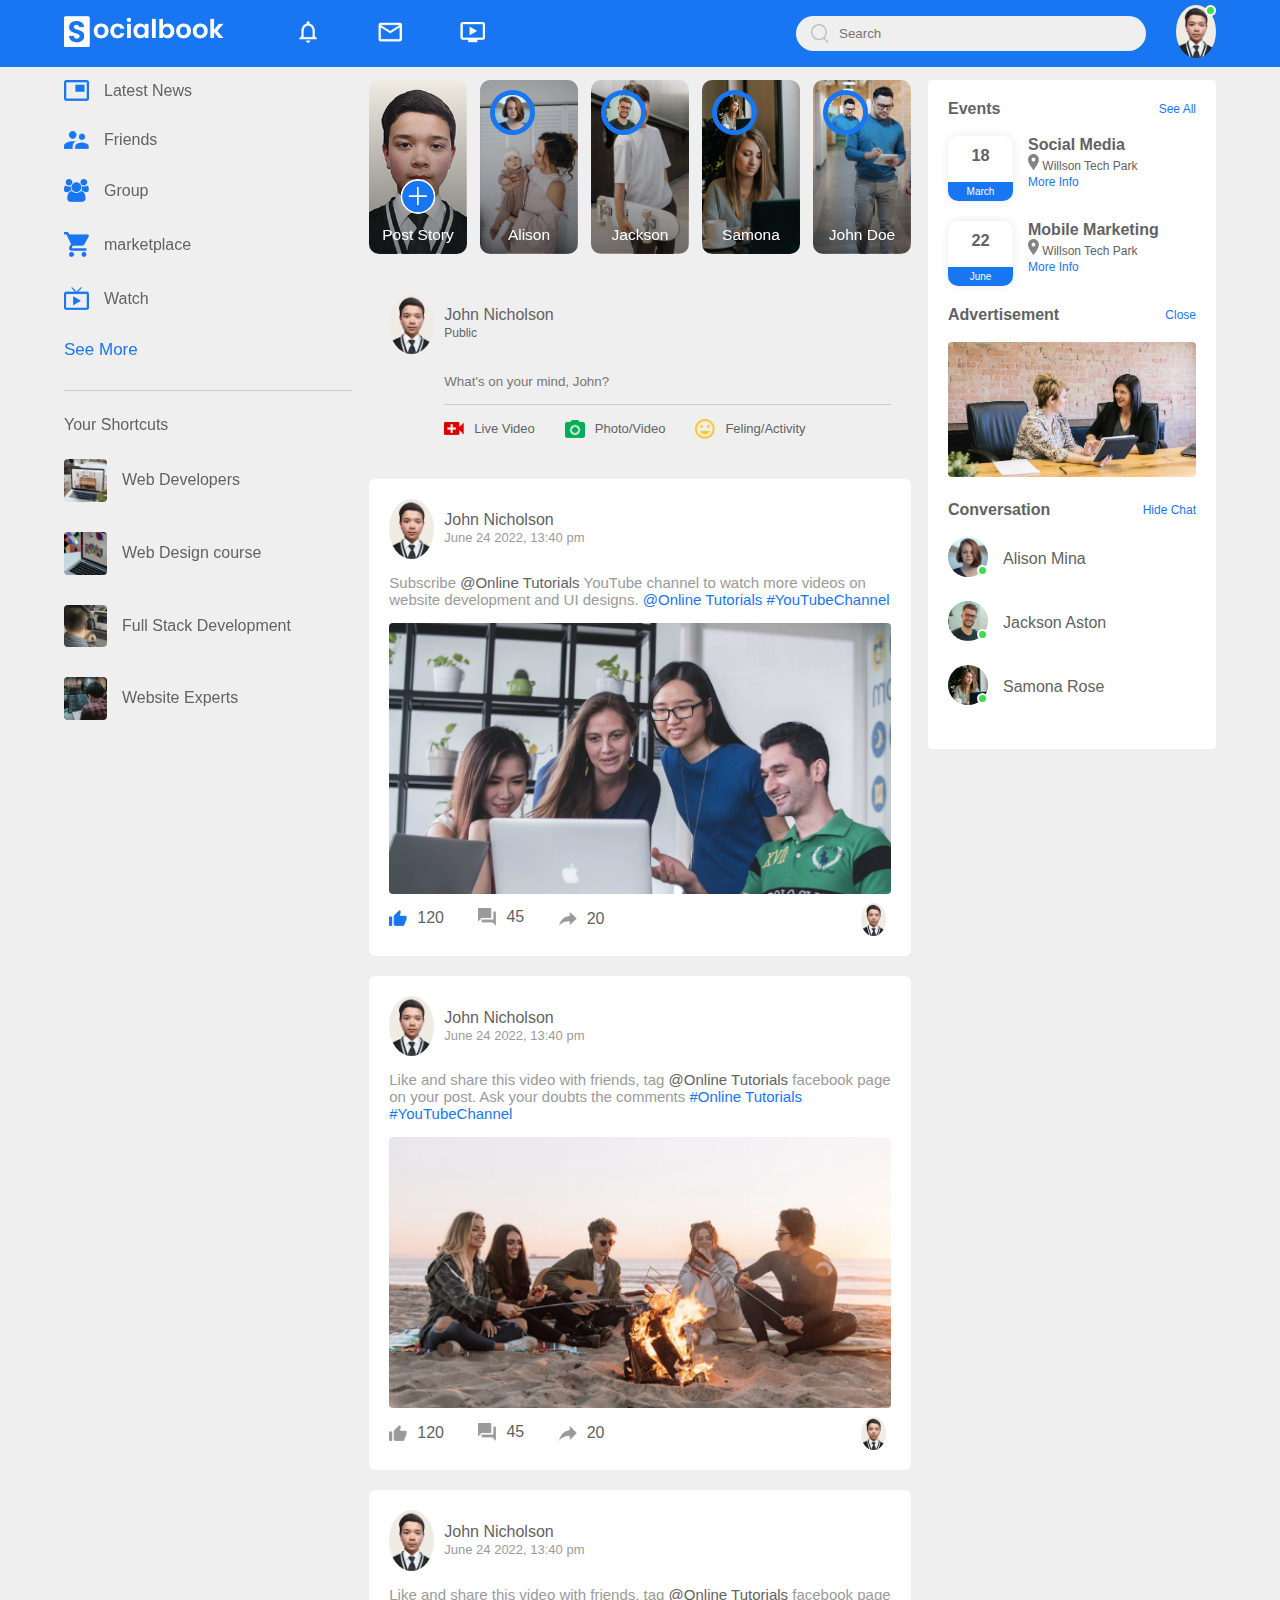
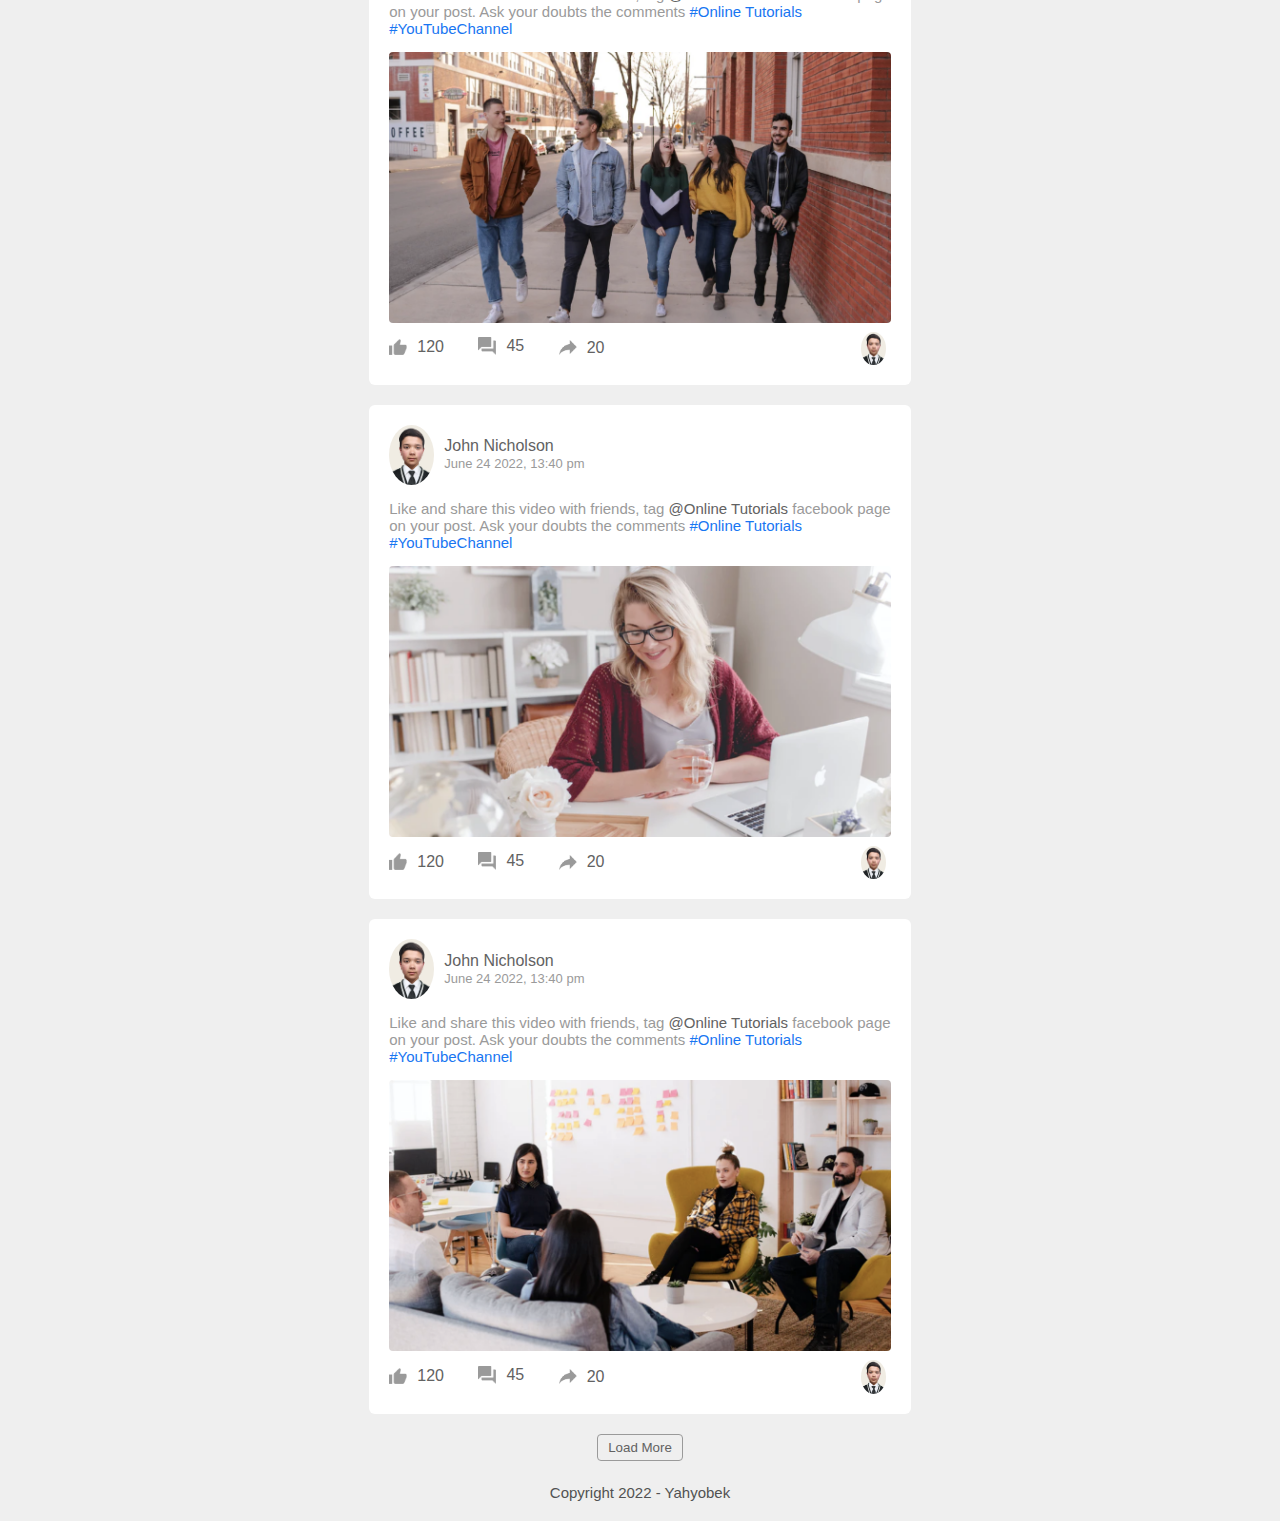
<file: index.html>
<!DOCTYPE html>
<html lang="en">
<head>
    <meta charset="UTF-8">
    <meta http-equiv="X-UA-Compatible" content="IE=edge">
    <meta name="viewport" content="width=device-width, initial-scale=1.0">
    <title>SocialBook</title>
    <link rel="stylesheet" href="css/style.css">
</head>
<body>
    <nav>
        <div class="nav-left">
            <a href="index.html">
            <img src="images/logo2.png" class="logo">
            </a>

            <ul>
                <li><img src="images/notification.png"></li>
                <li><img src="images/inbox.png"></li>
                <li><img src="images/video.png"></li>
            </ul>
            
        </div>
            <div class="nav-right">

                <div class="search-box">
                <img src="images/search.png">
                <input type="text" placeholder="Search">
            </div>
                <div class="nav-user-icon online" onclick="settingsMenuToggle()">
                    <img src="images/profile-pic.png">
                </div>

            </div>
            <!--------------- settings-menu------------- -->
                <div class="settings-menu">

                    <div id="dark-btn">
                        <span></span>
                    </div>

                    <div class="settings-menu-inner">
                        <div class="user-profile">
                            <img src="images/profile-pic.png">
                            <div>
                                <p>John Nicholson</p>
                               <a href="profile.html">See your profile</a>
                            </div>
                        </div>
                        <hr>
                        <div class="user-profile">
                            <img src="images/feedback.png">
                            <div>
                                <p>Give Feedback</p>
                               <a href="#">Help us to improve the new design</a>
                            </div>
                        </div>
                        <hr>
                        <div class="settings-links">
                            <img src="images/setting.png" class="settings-icon">
                            <a href="#">Settings & Privacy <img src="images/right.png" width="10px"></a>
                        </div>

                        <div class="settings-links">
                            <img src="images/help.png" class="settings-icon">
                            <a href="#">Help & Support <img src="images/right.png" width="10px"></a>
                        </div>

                        <div class="settings-links">
                            <img src="images/display.png" class="settings-icon">
                            <a href="#">Display & Accessibility <img src="images/right.png" width="10px"></a>
                        </div>

                        <div class="settings-links">
                            <img src="images/logout.png" class="settings-icon">
                            <a href="#">Logout <img src="images/right.png" width="10px"></a>
                        </div>



                    </div>
                    
                </div>
                        
        </nav>

        <div class="container">
           <!--------------- left-sidebar------------- -->
            <div class="left-sidebar">
                <div class="imp-links">
                    <a href="#"><img src="images/news.png"> Latest News</a>
                    <a href="#"><img src="images/friends.png"> Friends</a>
                    <a href="#"><img src="images/group.png"> Group</a>
                    <a href="#"><img src="images/marketplace.png"> marketplace</a>
                    <a href="#"><img src="images/watch.png"> Watch</a>
                    <a href="#">See More</a>
                </div>
                <div class="shortcut-links">
                    <p>Your Shortcuts</p>
                    <a href="#"><img src="images/shortcut-1.png"> Web Developers</a>
                    <a href="#"><img src="images/shortcut-2.png"> Web Design course</a>
                    <a href="#"><img src="images/shortcut-3.png"> Full Stack Development</a>
                    <a href="#"><img src="images/shortcut-4.png"> Website Experts</a>
                </div>
            </div>
            <!--------------- main-content------------- -->
            <div class="main-content">

                <div class="story-gallery">
                    <div class="story story1">
                        <img src="images/upload.png">
                        <p>Post Story</p>
                    </div>
                    <div class="story story2">
                        <img src="images/member-1.png">
                        <p>Alison</p>
                    </div>
                    <div class="story story3">
                        <img src="images/member-2.png">
                        <p>Jackson</p>
                    </div>
                    <div class="story story4">
                        <img src="images/member-3.png">
                        <p>Samona</p>
                    </div>
                    <div class="story story5">
                        <img src="images/member-4.png">
                        <p>John Doe</p>
                    </div>
                </div>

                <div class="write-post-container">
                    <div class="user-profile">
                        <img src="images/profile-pic.png">
                        <div>
                            <p>John Nicholson</p>
                            <small>Public</small>
                        </div>
                    </div>

                    <div class="post-input-container">
                        <textarea row="3" placeholder="What's on your mind, John?"></textarea>
                        <div class="add-post-links">
                            <a href="#"><img src="images/live-video.png">Live Video</a>
                            <a href="#"><img src="images/photo.png"> Photo/Video</a>
                            <a href="#"><img src="images/feeling.png">Feling/Activity</a>
                        </div>
                    </div>

                </div>

                <div class="post-container">
                    <div class="post-row">
                        <div class="user-profile">
                            <img src="images/profile-pic.png">
                            <div>
                                <p>John Nicholson</p>
                               <span>June 24 2022, 13:40 pm</span>
                            </div>
                        </div>
                    </div>
                
                    <p class="post-text">Subscribe <span>@Online Tutorials</span> YouTube channel
                    to watch more videos on website development and UI designs. <a
                    href="#">@Online Tutorials</a> <a href="#">#YouTubeChannel</a></p>
                    <img src="images/feed-image-1.png" class="post-img">

                    <div class="post-row">
                        <div class="activity-icons">
                            <div><img src="images/like-blue.png"> 120</div>
                            <div><img src="images/comments.png"> 45</div>
                            <div><img src="images/share.png"> 20</div>
                        </div>
                        <div class="post-profile-icon">
                            <img src="images/profile-pic.png">
                        </div>
                    </div>
                </div>





                <div class="post-container">
                    <div class="post-row">
                        <div class="user-profile">
                            <img src="images/profile-pic.png">
                            <div>
                                <p>John Nicholson</p>
                               <span>June 24 2022, 13:40 pm</span>
                            </div>
                        </div>
                    </div>
                
                    <p class="post-text">Like and share this video with friends, tag
                    <span>@Online Tutorials</span> facebook page on your post. Ask your doubts
                    the comments <a href="#">#Online Tutorials</a> <a href="#">#YouTubeChannel</a></p>
                    <img src="images/feed-image-2.png" class="post-img">

                    <div class="post-row">
                        <div class="activity-icons">
                            <div><img src="images/like.png"> 120</div>
                            <div><img src="images/comments.png"> 45</div>
                            <div><img src="images/share.png"> 20</div>
                        </div>
                        <div class="post-profile-icon">
                            <img src="images/profile-pic.png">
                        </div>
                    </div>
                </div>





                <div class="post-container">
                    <div class="post-row">
                        <div class="user-profile">
                            <img src="images/profile-pic.png">
                            <div>
                                <p>John Nicholson</p>
                               <span>June 24 2022, 13:40 pm</span>
                            </div>
                        </div>
                    </div>
                
                    <p class="post-text">Like and share this video with friends, tag
                    <span>@Online Tutorials</span> facebook page on your post. Ask your doubts
                    the comments <a href="#">#Online Tutorials</a> <a href="#">#YouTubeChannel</a></p>
                    <img src="images/feed-image-3.png" class="post-img">

                    <div class="post-row">
                        <div class="activity-icons">
                            <div><img src="images/like.png"> 120</div>
                            <div><img src="images/comments.png"> 45</div>
                            <div><img src="images/share.png"> 20</div>
                        </div>
                        <div class="post-profile-icon">
                            <img src="images/profile-pic.png">
                        </div>
                    </div>
                </div>



                


                <div class="post-container">
                    <div class="post-row">
                        <div class="user-profile">
                            <img src="images/profile-pic.png">
                            <div>
                                <p>John Nicholson</p>
                               <span>June 24 2022, 13:40 pm</span>
                            </div>
                        </div>
                    </div>
                
                    <p class="post-text">Like and share this video with friends, tag
                    <span>@Online Tutorials</span> facebook page on your post. Ask your doubts
                    the comments <a href="#">#Online Tutorials</a> <a href="#">#YouTubeChannel</a></p>
                    <img src="images/feed-image-4.png" class="post-img">

                    <div class="post-row">
                        <div class="activity-icons">
                            <div><img src="images/like.png"> 120</div>
                            <div><img src="images/comments.png"> 45</div>
                            <div><img src="images/share.png"> 20</div>
                        </div>
                        <div class="post-profile-icon">
                            <img src="images/profile-pic.png">
                        </div>
                    </div>
                </div>





                <div class="post-container">
                    <div class="post-row">
                        <div class="user-profile">
                            <img src="images/profile-pic.png">
                            <div>
                                <p>John Nicholson</p>
                               <span>June 24 2022, 13:40 pm</span>
                            </div>
                        </div>
                    </div>
                
                    <p class="post-text">Like and share this video with friends, tag
                    <span>@Online Tutorials</span> facebook page on your post. Ask your doubts
                    the comments <a href="#">#Online Tutorials</a> <a href="#">#YouTubeChannel</a></p>
                    <img src="images/feed-image-5.png" class="post-img">

                    <div class="post-row">
                        <div class="activity-icons">
                            <div><img src="images/like.png"> 120</div>
                            <div><img src="images/comments.png"> 45</div>
                            <div><img src="images/share.png"> 20</div>
                        </div>
                        <div class="post-profile-icon">
                            <img src="images/profile-pic.png">
                        </div>
                    </div>

                </div>

                <button type="button" class="load-more-btn">Load More</button>

            </div>
            <!--------------- right-sidebar------------- -->
            <div class="right-sidebar">

                <div class="sidebar-title">
                    <h4>Events</h4>
                    <a href="#">See All</a>
                </div>

                <div class="event">
                    <div class="left-event">
                        <h3>18</h3>
                        <span>March</span>
                    </div>
                    <div class="right-event">
                        <h4>Social Media</h4>
                        <p> <img src="images/location.png"> Willson Tech Park</p>
                        <a href="#">More Info</a>
                    </div>
                </div>

                <div class="event">
                    <div class="left-event">
                        <h3>22</h3>
                        <span>June</span>
                    </div>
                    <div class="right-event">
                        <h4>Mobile Marketing</h4>
                        <p><img src="images/location.png"> Willson Tech Park</p>
                        <a href="#">More Info</a>
                    </div>
                </div>
                <div class="sidebar-title">
                    <h4>Advertisement</h4>
                    <a href="#">Close</a>
                </div>
                <img src="images/advertisement.png" class="sidebar-ads">

                <div class="sidebar-title">
                    <h4>Conversation</h4>
                    <a href="#">Hide Chat</a>
                </div>

                <div class="online-list">
                    <div class="online">
                        <img src="images/member-1.png">
                    </div>
                    <p>Alison Mina</p>
                </div>
                <div class="online-list">
                    <div class="online">
                        <img src="images/member-2.png">
                    </div>
                    <p>Jackson Aston</p>
                </div>
                <div class="online-list">
                    <div class="online">
                        <img src="images/member-3.png">
                    </div>
                    <p>Samona Rose</p>
                </div>

            </div>
        </div>

        <div class="footer">
            <p>Copyright 2022 - Yahyobek</p>
        </div>
    
    <script src="js/script.js"></script>

</body>
</html>
</file>
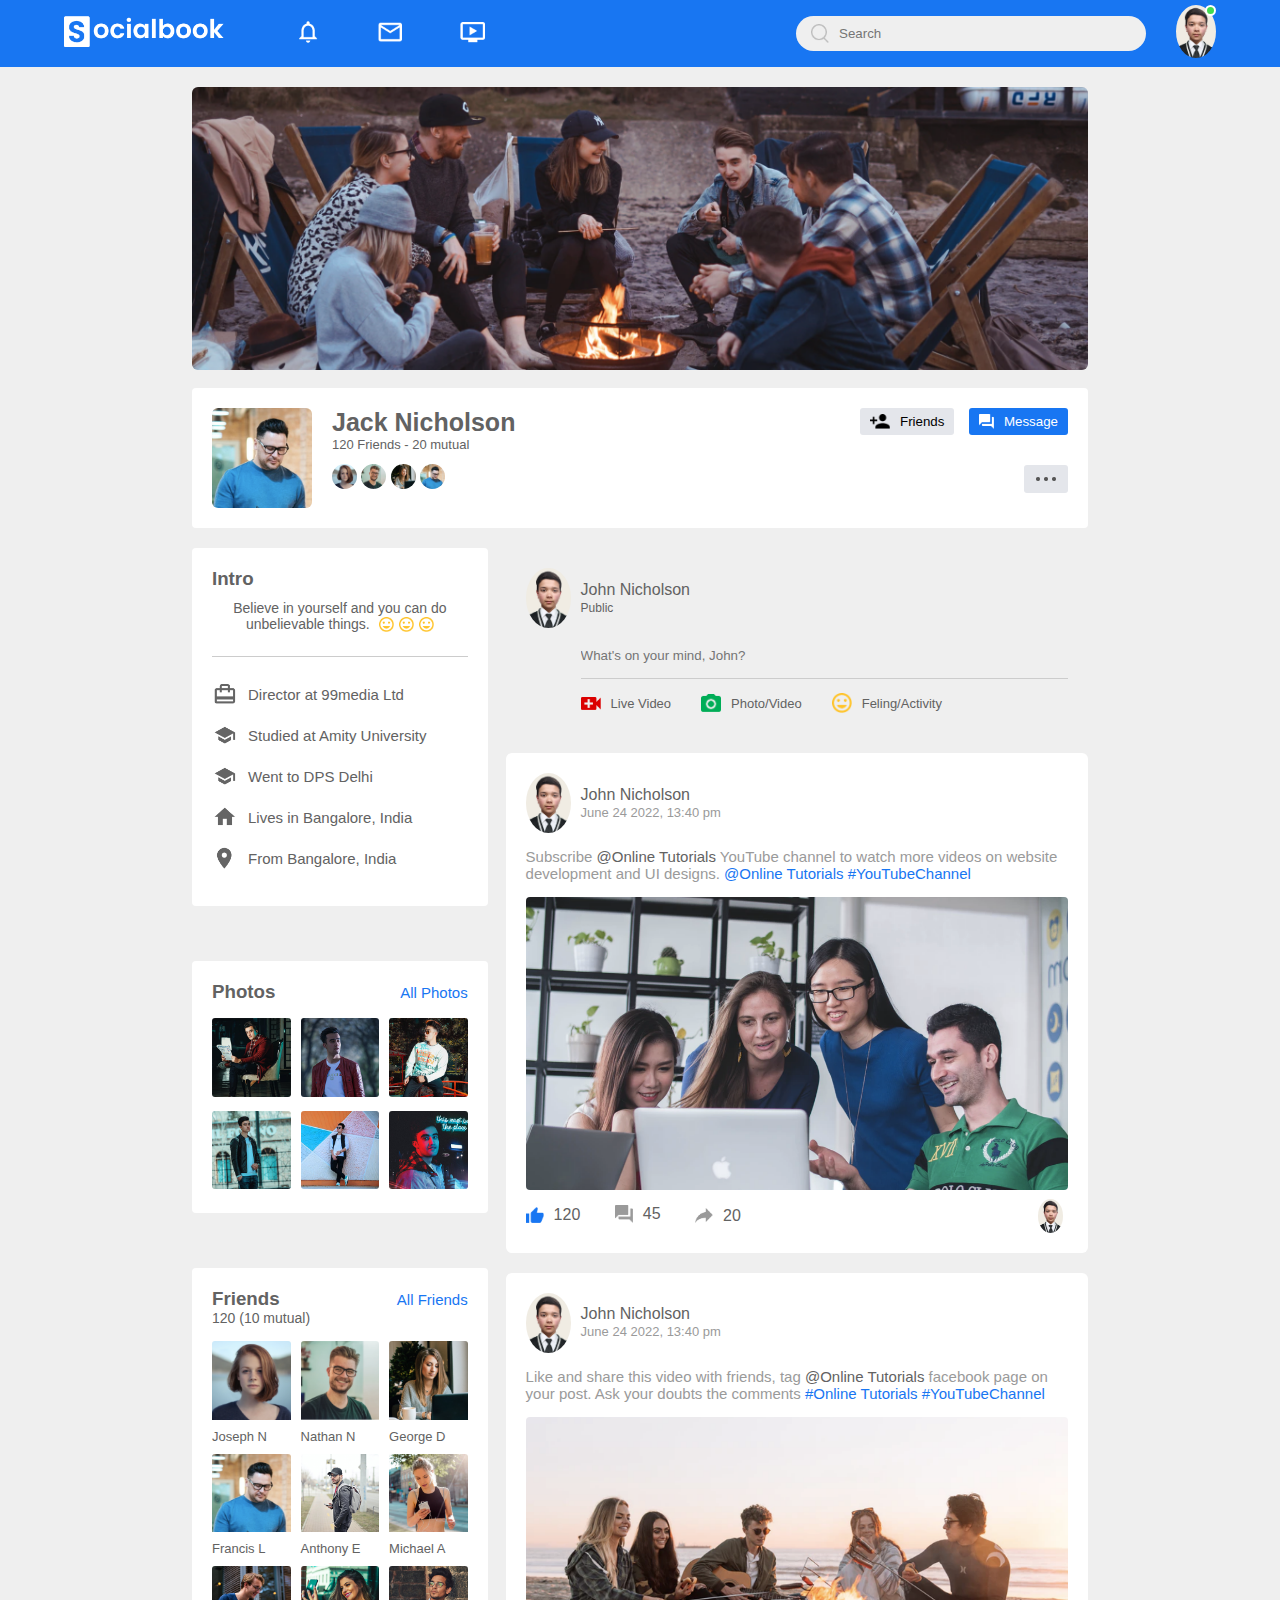
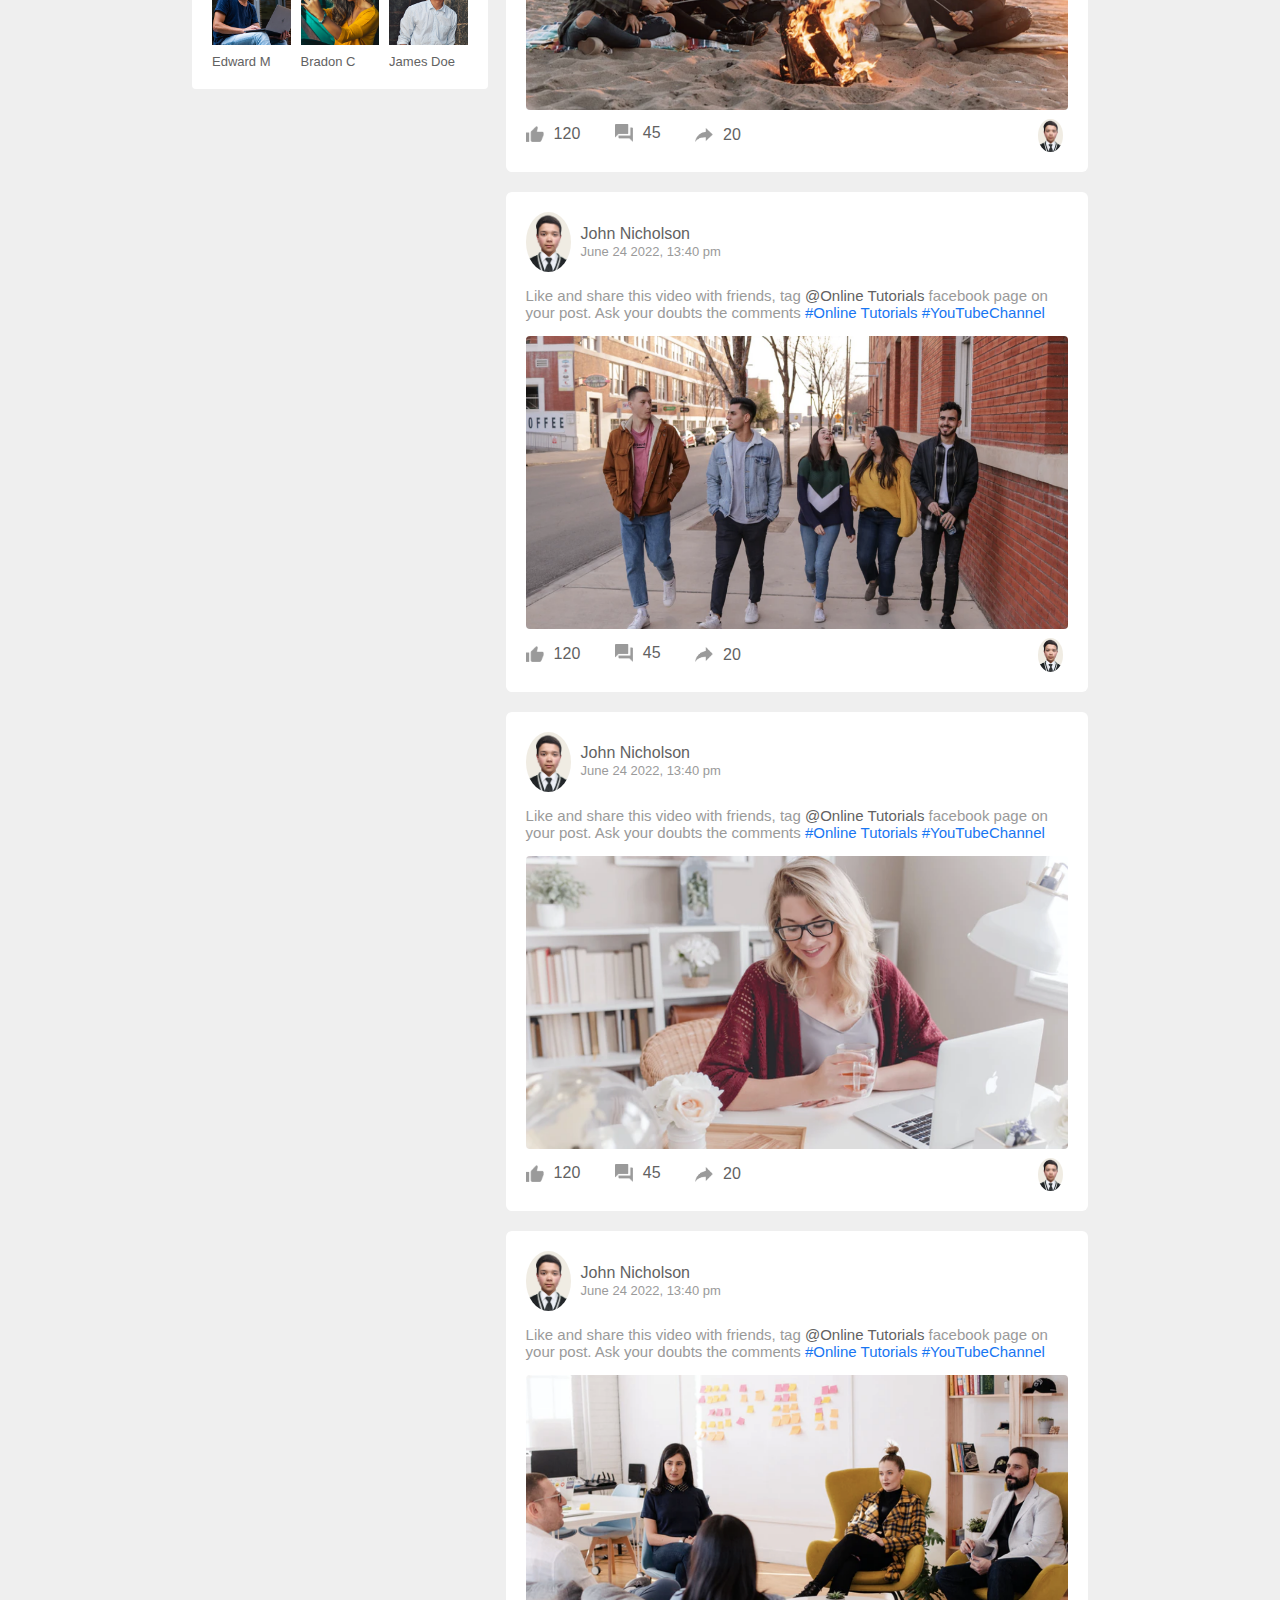
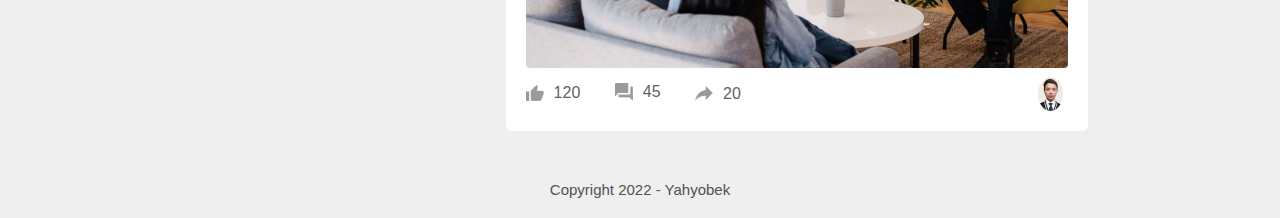
<file: profile.html>
<!DOCTYPE html>
<html lang="en">
<head>
    <meta charset="UTF-8">
    <meta http-equiv="X-UA-Compatible" content="IE=edge">
    <meta name="viewport" content="width=device-width, initial-scale=1.0">
    <title>Profile page - SocialBook</title>
    <link rel="stylesheet" href="css/style.css">
</head>
<body>
    <nav>
        <div class="nav-left">
            <a href="index.html">
            <img src="images/logo2.png" class="logo">
            </a>

            <ul>
                <li><img src="images/notification.png"></li>
                <li><img src="images/inbox.png"></li>
                <li><img src="images/video.png"></li>
            </ul>
        </div>
            <div class="nav-right">

                <div class="search-box">
                <img src="images/search.png">
                <input type="text" placeholder="Search">
            </div>
                <div class="nav-user-icon online" onclick="settingsMenuToggle()">
                    <img src="images/profile-pic.png">
                </div>

            </div>
            <!--------------- settings-menu------------- -->
                <div class="settings-menu">

                    <div id="dark-btn">
                        <span></span>
                    </div>

                    <div class="settings-menu-inner">
                        <div class="user-profile">
                            <img src="images/profile-pic.png">
                            <div>
                                <p>John Nicholson</p>
                               <a href="profile.html">See your profile</a>
                            </div>
                        </div>
                        <hr>
                        <div class="user-profile">
                            <img src="images/feedback.png">
                            <div>
                                <p>Give Feedback</p>
                               <a href="#">Help us to improve the new design</a>
                            </div>
                        </div>
                        <hr>
                        <div class="settings-links">
                            <img src="images/setting.png" class="settings-icon">
                            <a href="#">Settings & Privacy <img src="images/right.png" width="10px"></a>
                        </div>

                        <div class="settings-links">
                            <img src="images/help.png" class="settings-icon">
                            <a href="#">Help & Support <img src="images/right.png" width="10px"></a>
                        </div>

                        <div class="settings-links">
                            <img src="images/display.png" class="settings-icon">
                            <a href="#">Display & Accessibility <img src="images/right.png" width="10px"></a>
                        </div>

                        <div class="settings-links">
                            <img src="images/logout.png" class="settings-icon">
                            <a href="#">Logout <img src="images/right.png" width="10px"></a>
                        </div>



                    </div>
                    
                </div>
                        
        </nav>

        
        <!--------------- Profile page --------------->

        <div class="profile-container">
            <img src="images/cover.png" class="cover-img">
            <div class="profile-details">
                <div class="pd-left">
                    <div class="pd-row">
                        <img src="images/profile.png" class="pd-image">
                        <div>
                            <h3>Jack Nicholson</h3>
                            <p>120 Friends - 20 mutual</p>
                            <img src="images/member-1.png">
                            <img src="images/member-2.png">
                            <img src="images/member-3.png">
                            <img src="images/member-4.png">
                        </div>
                    </div>
                </div>
                <div class="pd-right">
                    <button type="button"><img src="images/add-friends.png"> Friends</button>
                    <button type="button"><img src="images/message.png"> Message</button>
                    <br>
                    <a href="#"><img src="images/more.png"></a>
                </div>
            </div>


            <div class="profile-info">
                <div class="info-col">

                    <div class="profile-intro">
                        <h3>Intro</h3>
                        <p class="intro-text">Believe in yourself and you can do unbelievable
                        things. <img src="images/feeling.png"><img src="images/feeling.png"><img src="images/feeling.png"></p>
                        <hr>
                        <ul>
                            <li><img src="images/profile-job.png"> Director at 99media Ltd</li>
                            <li><img src="images/profile-study.png"> Studied at Amity
                            University</li>
                            <li><img src="images/profile-study.png"> Went to DPS Delhi</li>
                            <li><img src="images/profile-home.png"> Lives in Bangalore, India</li>
                            <li><img src="images/profile-location.png"> From Bangalore, India</li>
                        </ul>
                </div>

                <div class="profile-intro">
                    <div class="title-box">
                        <h3>Photos</h3>
                        <a href="#">All Photos</a>
                    </div>
                    
                    <div class="photo-box">
                        <div><img src="images/photo1.png"></div>
                        <div><img src="images/photo2.png"></div>
                        <div><img src="images/photo3.png"></div>
                        <div><img src="images/photo4.png"></div>
                        <div><img src="images/photo5.png"></div>
                        <div><img src="images/photo6.png"></div>
                    </div>
                </div>

            <div class="profile-intro">
                <div class="title-box">
                    <h3>Friends</h3>
                    <a href="#">All Friends</a>
                </div>
                <p>120 (10 mutual)</p>
                
                <div class="friends-box">
                    <div><img src="images/member-1.png"> <p>Joseph N</p></div>
                    <div><img src="images/member-2.png"> <p>Nathan N</p></div>
                    <div><img src="images/member-3.png"> <p>George D</p></div>
                    <div><img src="images/member-4.png"> <p>Francis L</p></div>
                    <div><img src="images/member-5.png"> <p>Anthony E</p></div>
                    <div><img src="images/member-6.png"> <p>Michael A</p></div>
                    <div><img src="images/member-7.png"> <p>Edward M</p></div>
                    <div><img src="images/member-8.png"> <p>Bradon C</p></div>
                    <div><img src="images/member-9.png"> <p>James Doe</p></div>
                </div>
            </div>
        </div>


                <div class="post-col">
                    <div class="write-post-container">
                        
                        
                        <div class="user-profile">
                            <img src="images/profile-pic.png">
                            <div>
                                <p>John Nicholson</p>
                                <small>Public</small>
                            </div>
                        </div>
    
                        <div class="post-input-container">
                            <textarea row="3" placeholder="What's on your mind, John?"></textarea>
                            <div class="add-post-links">
                                <a href="#"><img src="images/live-video.png">Live Video</a>
                                <a href="#"><img src="images/photo.png"> Photo/Video</a>
                                <a href="#"><img src="images/feeling.png">Feling/Activity</a>
                            </div>
                        </div>
                    </div>
                    <div class="post-container">
                        <div class="post-row">
                            <div class="user-profile">
                                <img src="images/profile-pic.png">
                                <div>
                                    <p>John Nicholson</p>
                                   <span>June 24 2022, 13:40 pm</span>
                                </div>
                            </div>
                        </div>
                    
                        <p class="post-text">Subscribe <span>@Online Tutorials</span> YouTube channel
                        to watch more videos on website development and UI designs. <a
                        href="#">@Online Tutorials</a> <a href="#">#YouTubeChannel</a></p>
                        <img src="images/feed-image-1.png" class="post-img">
    
                        <div class="post-row">
                            <div class="activity-icons">
                                <div><img src="images/like-blue.png"> 120</div>
                                <div><img src="images/comments.png"> 45</div>
                                <div><img src="images/share.png"> 20</div>
                            </div>
                            <div class="post-profile-icon">
                                <img src="images/profile-pic.png">
                            </div>
                        </div>
                    </div>
    
    
    
    
    
                    <div class="post-container">
                        <div class="post-row">
                            <div class="user-profile">
                                <img src="images/profile-pic.png">
                                <div>
                                    <p>John Nicholson</p>
                                   <span>June 24 2022, 13:40 pm</span>
                                </div>
                            </div>
                        </div>
                    
                        <p class="post-text">Like and share this video with friends, tag
                        <span>@Online Tutorials</span> facebook page on your post. Ask your doubts
                        the comments <a href="#">#Online Tutorials</a> <a href="#">#YouTubeChannel</a></p>
                        <img src="images/feed-image-2.png" class="post-img">
    
                        <div class="post-row">
                            <div class="activity-icons">
                                <div><img src="images/like.png"> 120</div>
                                <div><img src="images/comments.png"> 45</div>
                                <div><img src="images/share.png"> 20</div>
                            </div>
                            <div class="post-profile-icon">
                                <img src="images/profile-pic.png">
                            </div>
                        </div>
                    </div>
    
    
    
    
    
                    <div class="post-container">
                        <div class="post-row">
                            <div class="user-profile">
                                <img src="images/profile-pic.png">
                                <div>
                                    <p>John Nicholson</p>
                                   <span>June 24 2022, 13:40 pm</span>
                                </div>
                            </div>
                        </div>
                    
                        <p class="post-text">Like and share this video with friends, tag
                        <span>@Online Tutorials</span> facebook page on your post. Ask your doubts
                        the comments <a href="#">#Online Tutorials</a> <a href="#">#YouTubeChannel</a></p>
                        <img src="images/feed-image-3.png" class="post-img">
    
                        <div class="post-row">
                            <div class="activity-icons">
                                <div><img src="images/like.png"> 120</div>
                                <div><img src="images/comments.png"> 45</div>
                                <div><img src="images/share.png"> 20</div>
                            </div>
                            <div class="post-profile-icon">
                                <img src="images/profile-pic.png">
                            </div>
                        </div>
                    </div>
    
    
    
                    
    
    
                    <div class="post-container">
                        <div class="post-row">
                            <div class="user-profile">
                                <img src="images/profile-pic.png">
                                <div>
                                    <p>John Nicholson</p>
                                   <span>June 24 2022, 13:40 pm</span>
                                </div>
                            </div>
                        </div>
                    
                        <p class="post-text">Like and share this video with friends, tag
                        <span>@Online Tutorials</span> facebook page on your post. Ask your doubts
                        the comments <a href="#">#Online Tutorials</a> <a href="#">#YouTubeChannel</a></p>
                        <img src="images/feed-image-4.png" class="post-img">
    
                        <div class="post-row">
                            <div class="activity-icons">
                                <div><img src="images/like.png"> 120</div>
                                <div><img src="images/comments.png"> 45</div>
                                <div><img src="images/share.png"> 20</div>
                            </div>
                            <div class="post-profile-icon">
                                <img src="images/profile-pic.png">
                            </div>
                        </div>
                    </div>
    
    
    
    
    
                    <div class="post-container">
                        <div class="post-row">
                            <div class="user-profile">
                                <img src="images/profile-pic.png">
                                <div>
                                    <p>John Nicholson</p>
                                   <span>June 24 2022, 13:40 pm</span>
                                </div>
                            </div>
                        </div>
                    
                        <p class="post-text">Like and share this video with friends, tag
                        <span>@Online Tutorials</span> facebook page on your post. Ask your doubts
                        the comments <a href="#">#Online Tutorials</a> <a href="#">#YouTubeChannel</a></p>
                        <img src="images/feed-image-5.png" class="post-img">
    
                        <div class="post-row">
                            <div class="activity-icons">
                                <div><img src="images/like.png"> 120</div>
                                <div><img src="images/comments.png"> 45</div>
                                <div><img src="images/share.png"> 20</div>
                            </div>
                            <div class="post-profile-icon">
                                <img src="images/profile-pic.png">
                            </div>
                        </div>
    
                    </div>
                    
                </div>
            </div>


        </div>


        <div class="footer">
            <p>Copyright 2022 - Yahyobek</p>
        </div>
    
    <script src="js/script.js"></script>

</body>
</html>
</file>
<file: css/style.css>
*{
    margin: 0;
    padding: 0;
    font-family: sans-serif;
    box-sizing: border-box;
    scroll-behavior: smooth;
}

:root{
    --body-color: #efefef;
    --nav-color: #1876f2;
    --bg-color: #fff;
    --black-color: #0a0a0a;
}

.dark-theme{
    --body-color: #0a0a0a;
    --nav-color: #000;
    --bg-color: #000;
}

body{
    background: var(--body-color);
    transition: background 0.3s;
}
nav{
    display: flex;
    align-items: center;
    justify-content: space-between;
    background: var(--nav-color);
    padding: 5px 5%;
    position: sticky;
    top: 0;
    z-index: 100;
}
.logo{
    width: 160px;
    margin-right: 45px;
}
.nav-left, .nav-right{
    display: flex;
    align-items: center;
}
.nav-left ul
{
    cursor: pointer;
}
.nav-left ul li{
    list-style: none;
    display: inline-block;
}
.nav-left ul li img{
    width: 28px;
    margin: 0 25px;
}
.nav-user-icon img{
    width: 40px;
    border-radius: 50%;
    cursor: pointer;
}
.nav-user-icon{
    margin-left: 30px;
}

.search-box{
    background: #efefef;
    width: 350px;
    border-radius: 20px;
    display: flex;
    align-items: center;
    padding: 0 15px;
}
.search-box img{
    width: 18px;
}
.search-box input{
    width: 100%;
    background: transparent;
    padding: 10px;
    outline: none;
    border: 0;
}
.online{
    position: relative;
}
.online::after{
    content: '';
    width: 7px;
    height: 7px;
    border: 2px solid #fff;
    border-radius: 50%;
    background: #41db51;
    position: absolute;
    top: 0;
    right: 0;
}

.container{
    display: flex;
    justify-content: space-between;
    padding: 13px 5%;
}
.left-sidebar{
    flex-basis: 25%;
    position: sticky;
    top: 70px;
    align-self: flex-start;
}
.right-sidebar{
    flex-basis: 25%;
    position: sticky;
    top: 70px;
    align-self: flex-start;
    background: var(--bg-color);
    padding: 20px;
    border-radius: 4px;
    color: #626262;
}
.main-content{
    flex-basis: 47%;

}

.imp-links a, .shortcut-links a{
    text-decoration: none;
    display: flex;
    align-items: center;
    margin-bottom: 30px;
    color: #626262;
    width: fit-content;
}
.imp-links a img{
    width: 25px;
    margin-right: 15px;
}
.imp-links a:last-child{
    color: #1876f2;
    font-size: 17px
}
.imp-links{
    border-bottom: 1px solid #ccc;
}
.shortcut-links a img{
    width: 43px;
    border-radius: 4px;
    margin-right: 15px;
}
.shortcut-links p{
    margin: 25px 0;
    color: #626262;
    font-weight: 500;
}

.sidebar-title{
    display: flex;
    align-items: center;
    justify-content: space-between;
    margin-bottom: 18px;
}
.right-sidebar h4{
    font-weight: 600;
    font-size: 16px;
}
.sidebar-title a{
    text-decoration: none;
    color: #1876f2;
    font-size: 12px;
}

.event{
    display: flex;
    font-size: 14px;
    margin-bottom: 20px;
}
.left-event{
    border-radius: 10px;
    height: 65px;
    width: 65px;
    margin-right: 15px;
    padding-top: 10px;
    text-align: center;
    position: relative;
    overflow: hidden;
    box-shadow: 0 0 10px rgba(0, 0, 0, 0.1);
}
.event p{
    font-size: 12px;
}
.event a{
    font-size: 12px;
    text-decoration: none;
    color: #1876f2;
}
.left-event span{
    position: absolute;
    bottom: 0;
    left: 0;
    width: 100%;
    background: #1876f2;
    color: #fff;
    font-size: 10px;
    padding: 4px 0;
}
.right-event img{
    max-width: 11px;
}
.sidebar-ads{
    width: 100%;
    margin-bottom: 20px;
    border-radius: 4px;
}
.online-list{
    display: flex;
    align-items: center;
    margin-bottom: 20px;
}
.online-list .online img{
    width: 40px;
    border-radius: 50%;
}
.online-list .online{
    width: 40px;
    border-radius: 50%;
    margin-right: 15px;
}
.online-list .online::after{
    top: unset;
    bottom: 5px;
}
.story-gallery{
    display: flex;
    justify-content: space-between;
    margin-bottom: 20px;
}
.story{
    flex-basis: 18%;
    padding-top: 32%;
    position: relative;
    background-position: center;
    background-size: cover;
    border-radius: 10px;
}
.story img{
    position: absolute;
    width: 45px;
    border-radius: 50%;
    top: 10px;
    left: 10px;
    border: 5px solid #1876f2;
}
.story p{
    position: absolute;
    bottom: 10px;
    width: 100%;
    font-weight: 500;
    text-align: center;
    color: #fff;
    font-size: 15.5px;
}
.story1{
    background-image: linear-gradient(transparent, rgba(0,0,0,0.5)),url(../images/profile-pic.png);
}
.story2{
    background-image: linear-gradient(transparent, rgba(0,0,0,0.5)),url(../images/status-2.png);
}
.story3{
    background-image: linear-gradient(transparent, rgba(0,0,0,0.5)),url(../images/status-3.png);
}
.story4{
    background-image: linear-gradient(transparent, rgba(0,0,0,0.5)),url(../images/status-4.png);
}
.story5{
    background-image: linear-gradient(transparent, rgba(0,0,0,0.5)),url(../images/status-5.png);
}
.story.story1 img{
    top: unset;
    left: 50%;
    bottom: 40px;
    transform: translateX(-50%);
    border: 0;
    width: 35px;
}
.write-post-container{
    width: 100%;
    background: transparent;
    border-radius: 6px;
    padding: 20px;
    color: #626262;
}
.user-profile{
    display: flex;
    align-items: center;
}
.user-profile img{
    width: 45px;
    border-radius: 50%;
    margin-right: 10px;
    cursor: pointer;
}
.user-profile p{
    margin-bottom: -1px;
    font-weight: 500;
    color: #626262;
}
.user-profile small{
    font-size: 12px;
}
.user-profile small img{
    max-width: 10px;
    margin-left: 1px;
}
.post-input-container{
    padding-left: 55px;
    padding-top: 20px;
}
.post-input-container textarea{
    width: 100%;
    border: 0;
    outline: 0;
    border-bottom: 1px solid #ccc;
    background: transparent;
    resize: none;
}

.add-post-links{
    display: flex;
    margin-top: 10px;
}
.add-post-links a{
    text-decoration: none;
    display: flex;
    align-items: center;
    color: #626262;
    margin-right: 30px;
    font-size: 13px;
}
.add-post-links a img{
    width: 20px;
    margin-right: 10px;
}
.post-container{
    width: 100%;
    background: var(--bg-color);
    border-radius: 6px;
    padding: 20px;
    color: #626262;
    margin: 20px 0;
}
.user-profile span{
    font-size: 13px;
    color: #9a9a9a;
}
.post-text{
    color: #9a9a9a;
    margin: 15px 0;
    font-size: 15px;
}
.post-text span{
    color: #626262;
    font-weight: 500;
}
.post-text a{
    color: #1876f2;
    text-decoration: none;
}
.post-img{
    width: 100%;
    border-radius: 4px;
    margin-bottom: 5px;
}
.post-row{
    display: flex;
    align-items: center;
    justify-content: space-between;
}
.activity-icons div img{
    width: 18px;
    margin-right: 10px;
}
.activity-icons div{
    display: inline-flex;
    align-items: center;
    margin-right: 30px;
}
.post-profile-icon{
    display: flex;
    align-items: center;
    cursor: pointer;
}
.post-profile-icon img{
    width: 25px;
    border-radius: 50%;
    margin-right: 5px;
}

.post-container a img{
    max-width: 4.4px;
}
.post-row a{
    color: #fff;
}
.load-more-btn{
    display: block;
    margin: auto;
    cursor: pointer;
    padding: 5px 10px;
    border: 1px solid #9a9a9a;
    color: #626262;
    background: transparent;
    border-radius: 4px;
}
.footer{
    text-align: center;
    color: #525252;
    padding: 10px 0 20px;
    font-size: 15px;
}

.settings-menu{
    position: absolute;
    width: 90%;
    max-width: 350px;
    background: var(--bg-color);
    box-shadow: 0 0 10px rgba(0,0,0,0.4);
    border-radius: 4px;
    overflow: hidden;
    top: 108%;
    right: 5%;
    max-height: 0;
    transition: max-height 0.5s;
}
.settings-menu-height{
    max-height: 450px;
}

.user-profile a{
    font-size: 12px;
    color: #1876f2;
    text-decoration: none;
}

.settings-menu-inner{
    padding: 20px;
}
.settings-menu hr{
    border: 0;
    height: 1px;
    background: #9a9a9a;
    margin: 15px 0;
}
.settings-links{
    display: flex;
    align-items: center;
    margin: 15px 0;
}
.settings-links .settings-icon{
    width: 38px;
    margin-right: 10px;
    border-radius: 50%;
}
.settings-links a{
    display: flex;
    flex: 1;
    align-items: center;
    justify-content: space-between;
    text-decoration: none;
    color: #626262;
}
#dark-btn{
    position: absolute;
	top: 20px;
	right: 20px;
	background: #ccc;
	width: 45px;
	border-radius: 15px;
	padding: 2px 3px;
	cursor: pointer;
	display: flex;
	transition: padding-left 0.5s, background 0.5s;
}
#dark-btn span{
    width: 18px;
    height: 18px;
    background: var(--bg-color);
    border-radius: 50%;
    display: inline-block;
}
#dark-btn.dark-btn-on{
	padding-left: 23px;
    background: #999;
}



/* --------------- Profile page --------------- */

.profile-container
{
    padding: 20px 15%;
    color: #626262;
}
.cover-img
{
    width: 100%;
    border-radius: 6px;
    margin-bottom: 14px;
}
.profile-details
{
    background: var(--bg-color);
    padding: 20px;
    border-radius: 4px;
    display: flex;
    align-items: flex-start;
    justify-content: space-between;
}
.pd-row
{
    display: flex;
    align-items: flex-start;
}
.pd-image
{
    width: 100px;
    margin-right: 20px;
    border-radius: 6px;
}
.pd-row div h3
{
    font-size: 25px;
    font-weight: 600;
}
.pd-row div p
{
    font-size: 13px;
}
.pd-row div img
{
    width: 25px;
    border-radius: 50%;
    margin-top: 12px;
}
.pd-right button
{
    background: #1876f2;
    border: 0;
    outline: none;
    padding: 6px 10px;
    display: inline-flex;
    align-items: center;
    color: #fff;
    border-radius: 3px;
    margin-left: 10px;
    cursor: pointer;
}
.pd-right button img
{
    height: 15px;
    margin-right: 10px;
}
.pd-right button:first-child
{
    background: #e4e6eb;
    color: #000;
}
.pd-right
{
    text-align: right;
}
.pd-right a
{
    background: #e4e6eb;
    border-radius: 3px;
    padding: 12px;
    display: inline-flex;
    margin-top: 30px;
}
.pd-right a img
{
    width: 20px;
}
.profile-info
{
    display: flex;
    align-items: flex-start;
    justify-content: space-between;
    margin-top: 20px;
}
.info-col
{
    flex-basis: 33%;
}
.post-col
{
    flex-basis: 65%;
}
.profile-intro
{
    background: var(--bg-color);
    padding: 20px;
    margin-bottom: 55px;
    border-radius: 4px;
}
.profile-intro h3
{
    font-weight: 600;
}
.intro-text
{
    text-align: center;
    margin: 10px 0;
    font-size: 15px;
}
.intro-text img
{
    width: 15px;
    margin-bottom: -3px;
    margin-left: 5px;
}
.profile-intro hr
{
    border: 0;
    height: 1px;
    background: #ccc;
    margin: 24px 0;
}
.profile-intro ul li
{
    list-style: none;
    font-size: 15px;
    margin: 15px 0;
    display: flex;
    align-items: center;
}
.profile-intro ul li img
{
    width: 26px;
    margin-right: 10px;
}
.title-box
{
    display: flex;
    align-items: center;
    justify-content: space-between;
}
.title-box a
{
    text-decoration: none;
    color: #1876f2;
    font-size: 15px;
}
.photo-box
{
    display: grid;
    grid-template-columns: repeat(3, auto);
    grid-gap: 10px;
    margin-top: 15px;
}
.photo-box div img
{
    width: 100%;
    cursor: pointer;
    border-radius: 3px;
}
.profile-intro p
{
    font-size: 14px;
}
.friends-box
{
    display: grid;
    grid-template-columns: repeat(3, auto);
    grid-gap: 10px;
    margin-top: 15px;
}
.friends-box div img
{
    width: 100%;
    cursor: pointer;
    padding-bottom: 20px;
    border-radius: 3px;
}
.friends-box div
{
    position: relative;
}
.friends-box p
{
    position: absolute;
    font-size: 13px;
    bottom: 0;
    left: 0;
}




/* --------------- media query for home page --------------- */

@media (max-width: 900px)
{
    .right-sidebar
    {
        display: none;
    }
    .left-sidebar
    {
        display: none;
    }
    nav
    {
        flex-wrap: wrap;
    }
    .search-box
    {
        display: none;
    }
    .logo
    {
        width: 110px;
        margin-right: 20px;
    }
    .nav-left ul li img
    {
        width: 20px;
        margin: 0 8px;
    }
    .nav-user-icon img
    {
        width: 30px;
        margin-right: 2px;
    }
    .nav-left ul
    {
        margin-left: 5px;
    }
    .nav-user-icon
    {
        margin-left: 0;
    }
    .add-post-links
    {
        flex-wrap: wrap;
        margin-top: 15px;
    }
    .main-content
    {
        flex-basis: 100%;
    }
    .post-input-container textarea
    {
        font-size: 15px;
    }
    .story img
    {
        width: 20px;
        border-width: 3px;
    }
    .story p
    {
        font-size: 12px;
    }
    .user-profile p
    {
        font-size: 15.5px;
        font-weight: 500;
    }
    .story.story1 img
    {
        width: 25px;
        bottom: 30px;
    }
    .add-post-links a
    {
        margin-right: 12px;
        font-size: 10px;
    }
    .user-profile img
    {
        width: 33px;
    }
    .add-post-links a img
    {
        width: 16px;
        margin-right: 5px;
    }
    .post-input-container
    {
        padding-left: 0;
    }
}


/* --------------- media query for profile page --------------- */

@media (max-width: 900px)
{
    .profile-container
    {
        padding: 20px 5%;
    }
    .profile-details
    {
        flex-wrap: wrap;
    }
    .pd-right
    {
        text-align: left;
        margin-top: 15px;
    }
    .friends-box p
    {
        font-size: 12px;
    }
    .pd-right button
    {
        margin-left: 0;
        margin-right: 10px;
    }
    .pd-right div h3
    {
        font-size: 16px;
    }
    .profile-info
    {
        flex-wrap: wrap;
    }
    .info-col, .post-col
    {
        flex-basis: 100%;
    }
}
</file>
